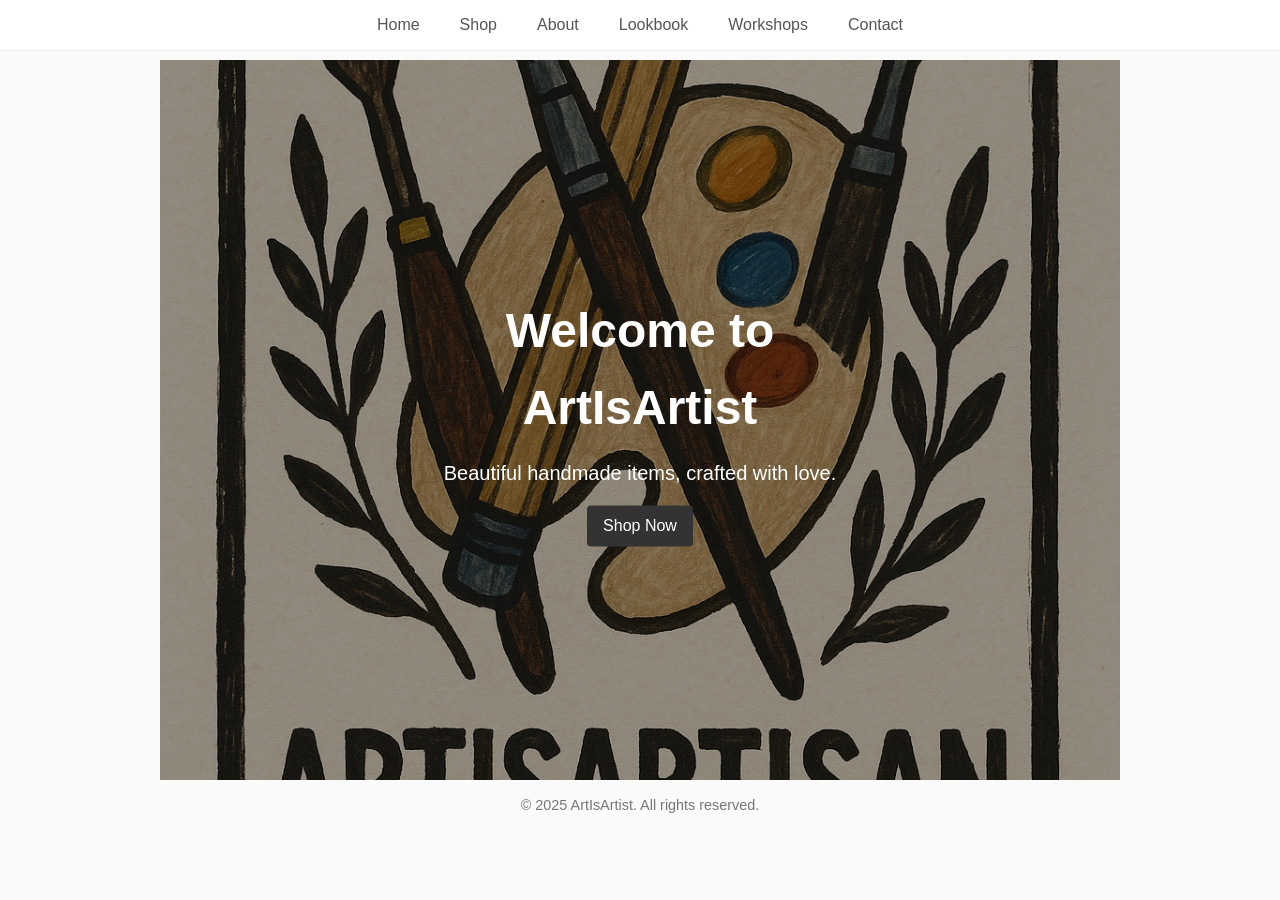
<file: index.html>
<!DOCTYPE html>
<html lang="en">
<head>
  <meta charset="UTF-8">
  <meta name="viewport" content="width=device-width,initial-scale=1">
  <title>Home – Craft Boutique</title>
  <link rel="stylesheet" href="style.css">
</head>
<body>
  <nav>
    <ul>
      <li><a href="index.html">Home</a></li>
      <li><a href="shop.html">Shop</a></li>
      <li><a href="about.html">About</a></li>
      <li><a href="lookbook.html">Lookbook</a></li>
      <li><a href="workshops.html">Workshops</a></li>
      <li><a href="contact.html">Contact</a></li>
    </ul>
  </nav>

  <header class="hero">
    <!-- remove the <img> tag entirely -->
    <div class="hero-text">
      <h1>Welcome to ArtIsArtist</h1>
      <p>Beautiful handmade items, crafted with love.</p>
      <a href="shop.html" class="btn">Shop Now</a>
    </div>
  </header>

  <footer>
    &copy; 2025 ArtIsArtist. All rights reserved.
  </footer>
</body>
</html>
</file>
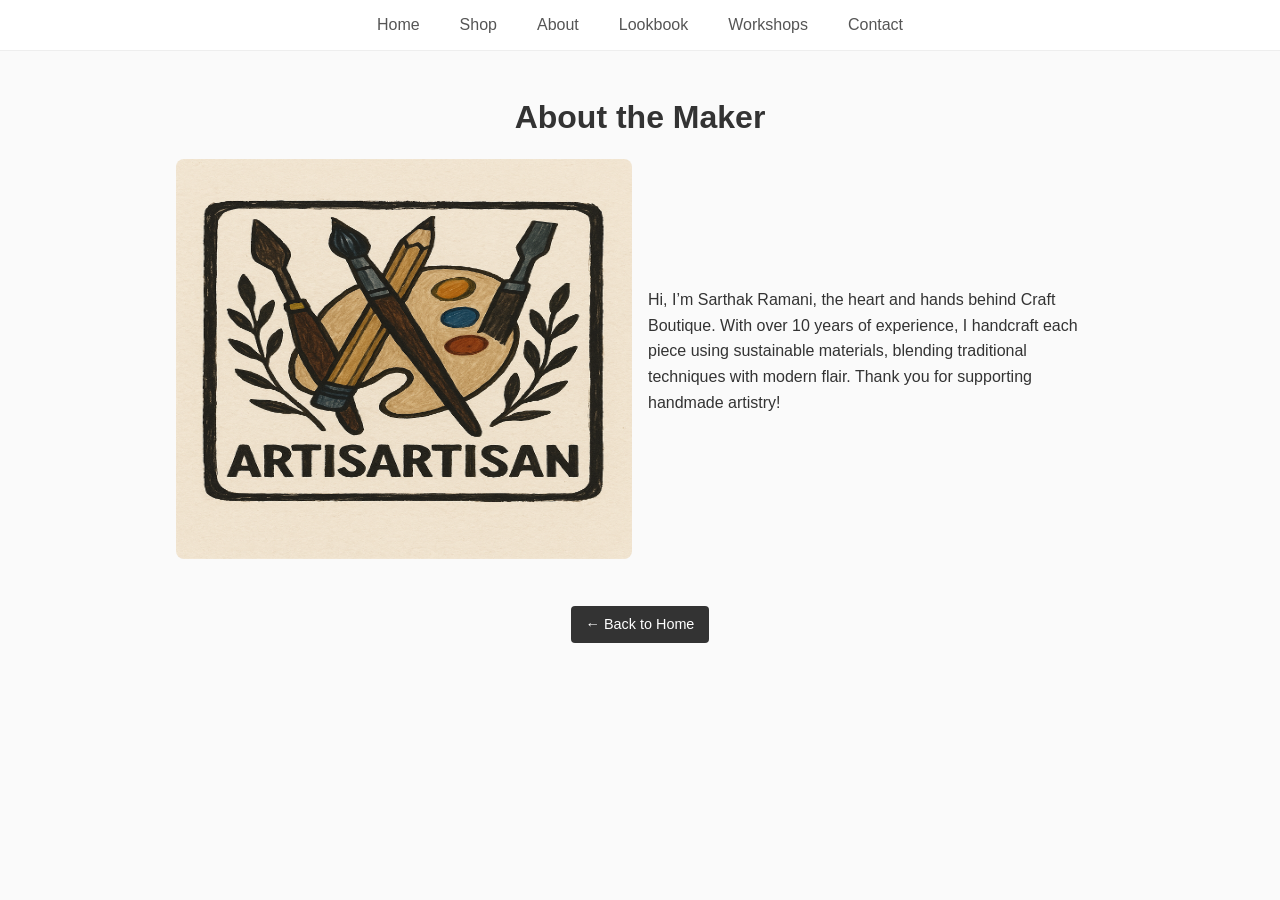
<file: about.html>
<!DOCTYPE html>
<html lang="en">
<head>
  <meta charset="UTF-8">
  <meta name="viewport" content="width=device-width,initial-scale=1">
  <title>About – ArtIsArtist</title>
  <link rel="stylesheet" href="style.css">
</head>
<body>
  <nav>
    <ul>
      <li><a href="index.html">Home</a></li>
      <li><a href="shop.html">Shop</a></li>
      <li><a href="about.html">About</a></li>
      <li><a href="lookbook.html">Lookbook</a></li>
      <li><a href="workshops.html">Workshops</a></li>
      <li><a href="contact.html">Contact</a></li>
    </ul>
  </nav>

  <main>
    <h1>About the Maker</h1>
    <div class="about-content">
      <img src="image.png" alt="Portrait of the artisan" class="potray">
      <div>
        <p>Hi, I’m Sarthak Ramani, the heart and hands behind Craft Boutique. With over 10 years of experience, I handcraft each piece using sustainable materials, blending traditional techniques with modern flair. Thank you for supporting handmade artistry!</p>
      </div>
    </div>
  </main>

  <footer>
    <a href="index.html" class="btn">← Back to Home</a>
  </footer>
</body>
</html>
</file>
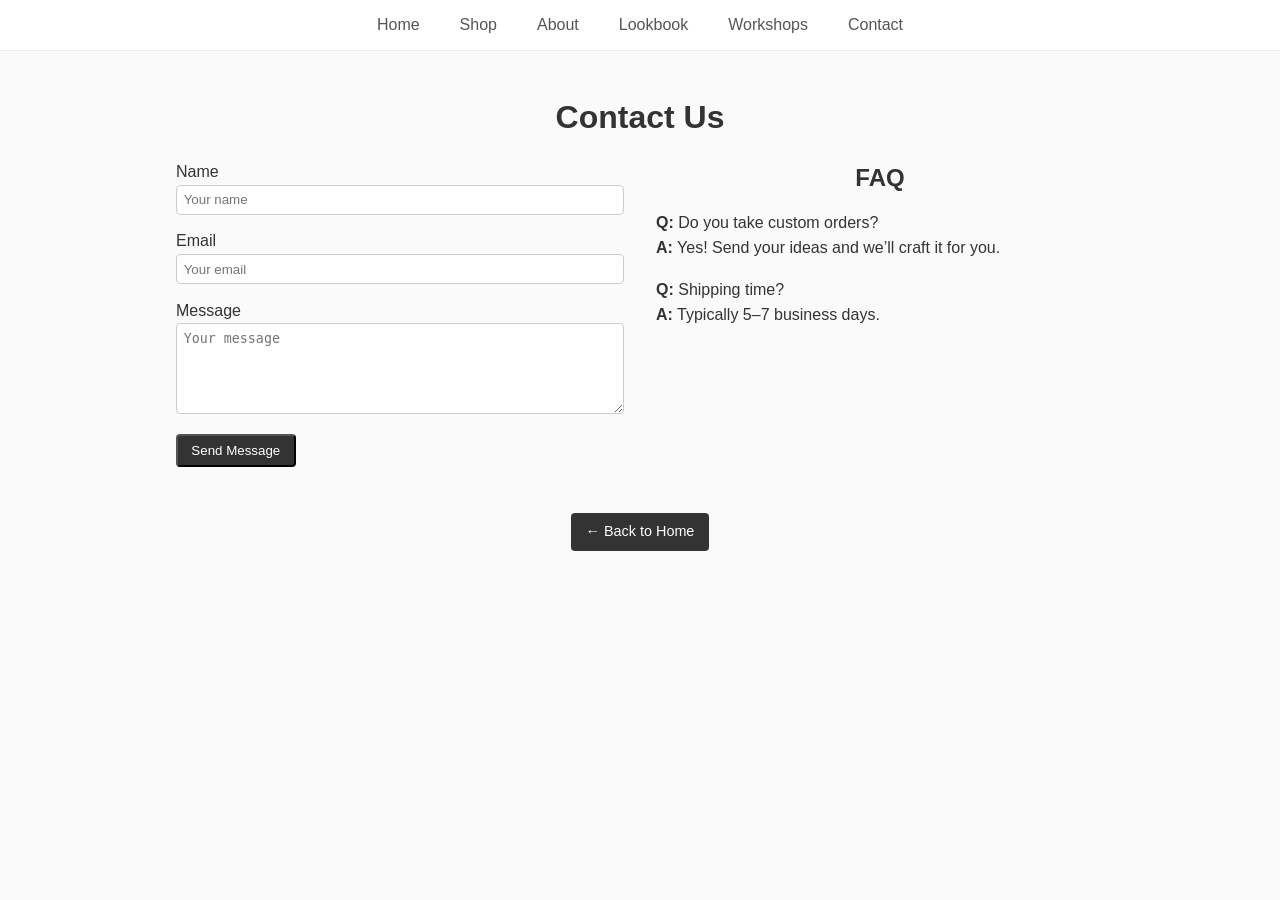
<file: contact.html>
<!DOCTYPE html>
<html lang="en">
<head>
  <meta charset="UTF-8">
  <meta name="viewport" content="width=device-width,initial-scale=1">
  <title>Contact – Craft Boutique</title>
  <link rel="stylesheet" href="style.css">
</head>
<body>
  <nav>
    <ul>
      <li><a href="index.html">Home</a></li>
      <li><a href="shop.html">Shop</a></li>
      <li><a href="about.html">About</a></li>
      <li><a href="lookbook.html">Lookbook</a></li>
      <li><a href="workshops.html">Workshops</a></li>
      <li><a href="contact.html">Contact</a></li>
    </ul>
  </nav>

  <main>
    <h1>Contact Us</h1>
    <div class="contact-container">
      <!-- Contact Form -->
      <div class="contact-form">
        <form action="index.html">
          <label for="name">Name</label><br>
          <input type="text" id="name" name="name" placeholder="Your name"><br>
          <label for="email">Email</label><br>
          <input type="email" id="email" name="email" placeholder="Your email"><br>
          <label for="message">Message</label><br>
          <textarea id="message" name="message" rows="5" placeholder="Your message"></textarea><br>
          <button type="submit" class="btn">Send Message</button>
        </form>
      </div>

      <!-- FAQ -->
      <div class="faq">
        <h2>FAQ</h2>
        <p><strong>Q:</strong> Do you take custom orders?<br>
           <strong>A:</strong> Yes! Send your ideas and we’ll craft it for you.</p>
        <p><strong>Q:</strong> Shipping time?<br>
           <strong>A:</strong> Typically 5–7 business days.</p>
      </div>
    </div>
  </main>

  <footer>
    <a href="index.html" class="btn">← Back to Home</a>
  </footer>
</body>
</html>
</file>
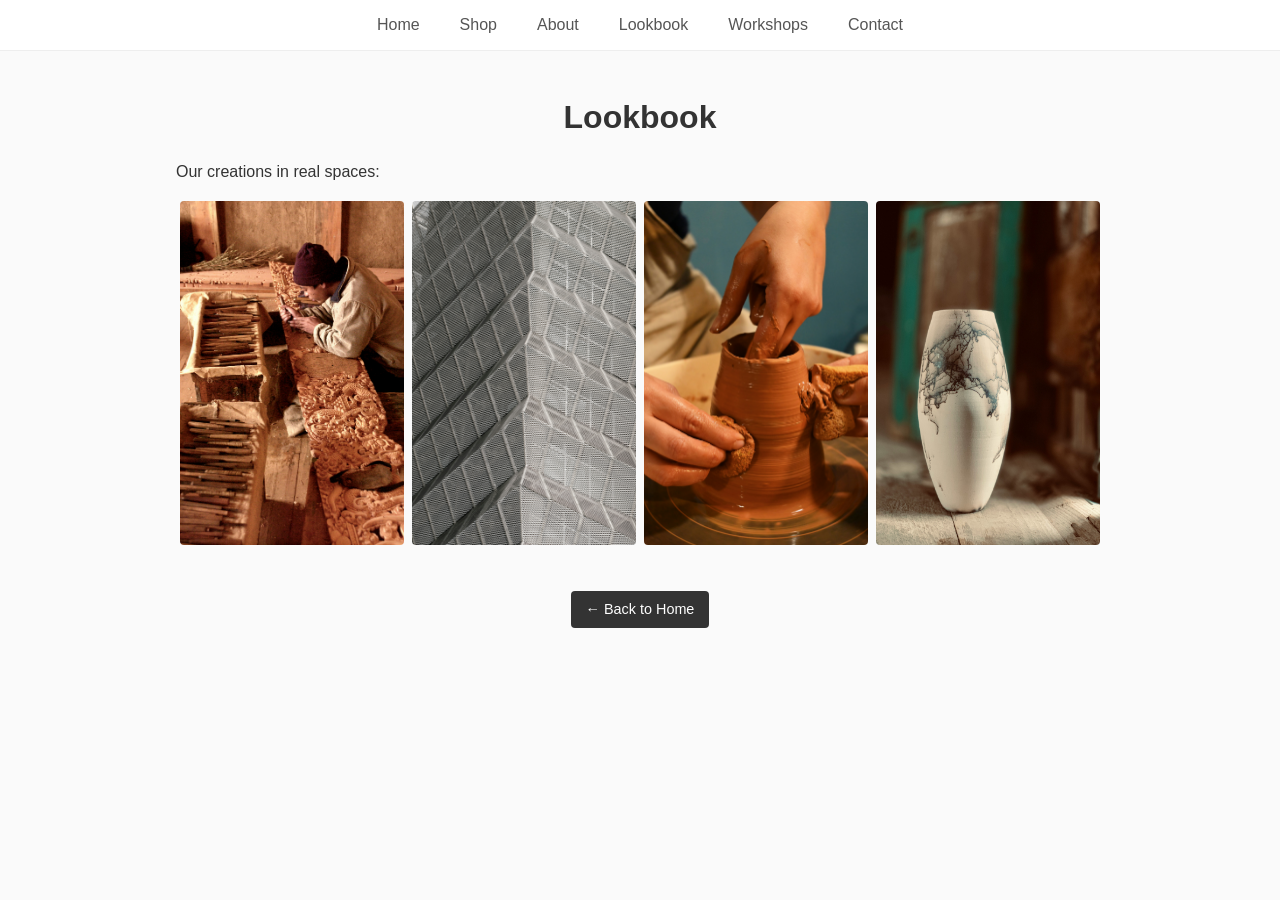
<file: lookbook.html>
<!DOCTYPE html>
<html lang="en">
<head>
  <meta charset="UTF-8">
  <meta name="viewport" content="width=device-width,initial-scale=1">
  <title>Lookbook – Craft Boutique</title>
  <link rel="stylesheet" href="style.css">
</head>
<body>
  <nav>
    <ul>
      <li><a href="index.html">Home</a></li>
      <li><a href="shop.html">Shop</a></li>
      <li><a href="about.html">About</a></li>
      <li><a href="lookbook.html">Lookbook</a></li>
      <li><a href="workshops.html">Workshops</a></li>
      <li><a href="contact.html">Contact</a></li>
    </ul>
  </nav>

  <main>
    <h1>Lookbook</h1>
    <p>Our creations in real spaces:</p>
    <div class="gallery">
      <img src="images/woodcraft.jpg" alt="Handmade wood craft">
      <img src="images/textile.jpg" alt="Handmade textile art">
      <img src="images/potery.jpg" alt="Handmade pottery">
      <img src="images/glassware.jpg" alt="Handmade glassware">
    </div>
  </main>

  <footer>
    <a href="index.html" class="btn">← Back to Home</a>
  </footer>
</body>
</html>
</file>
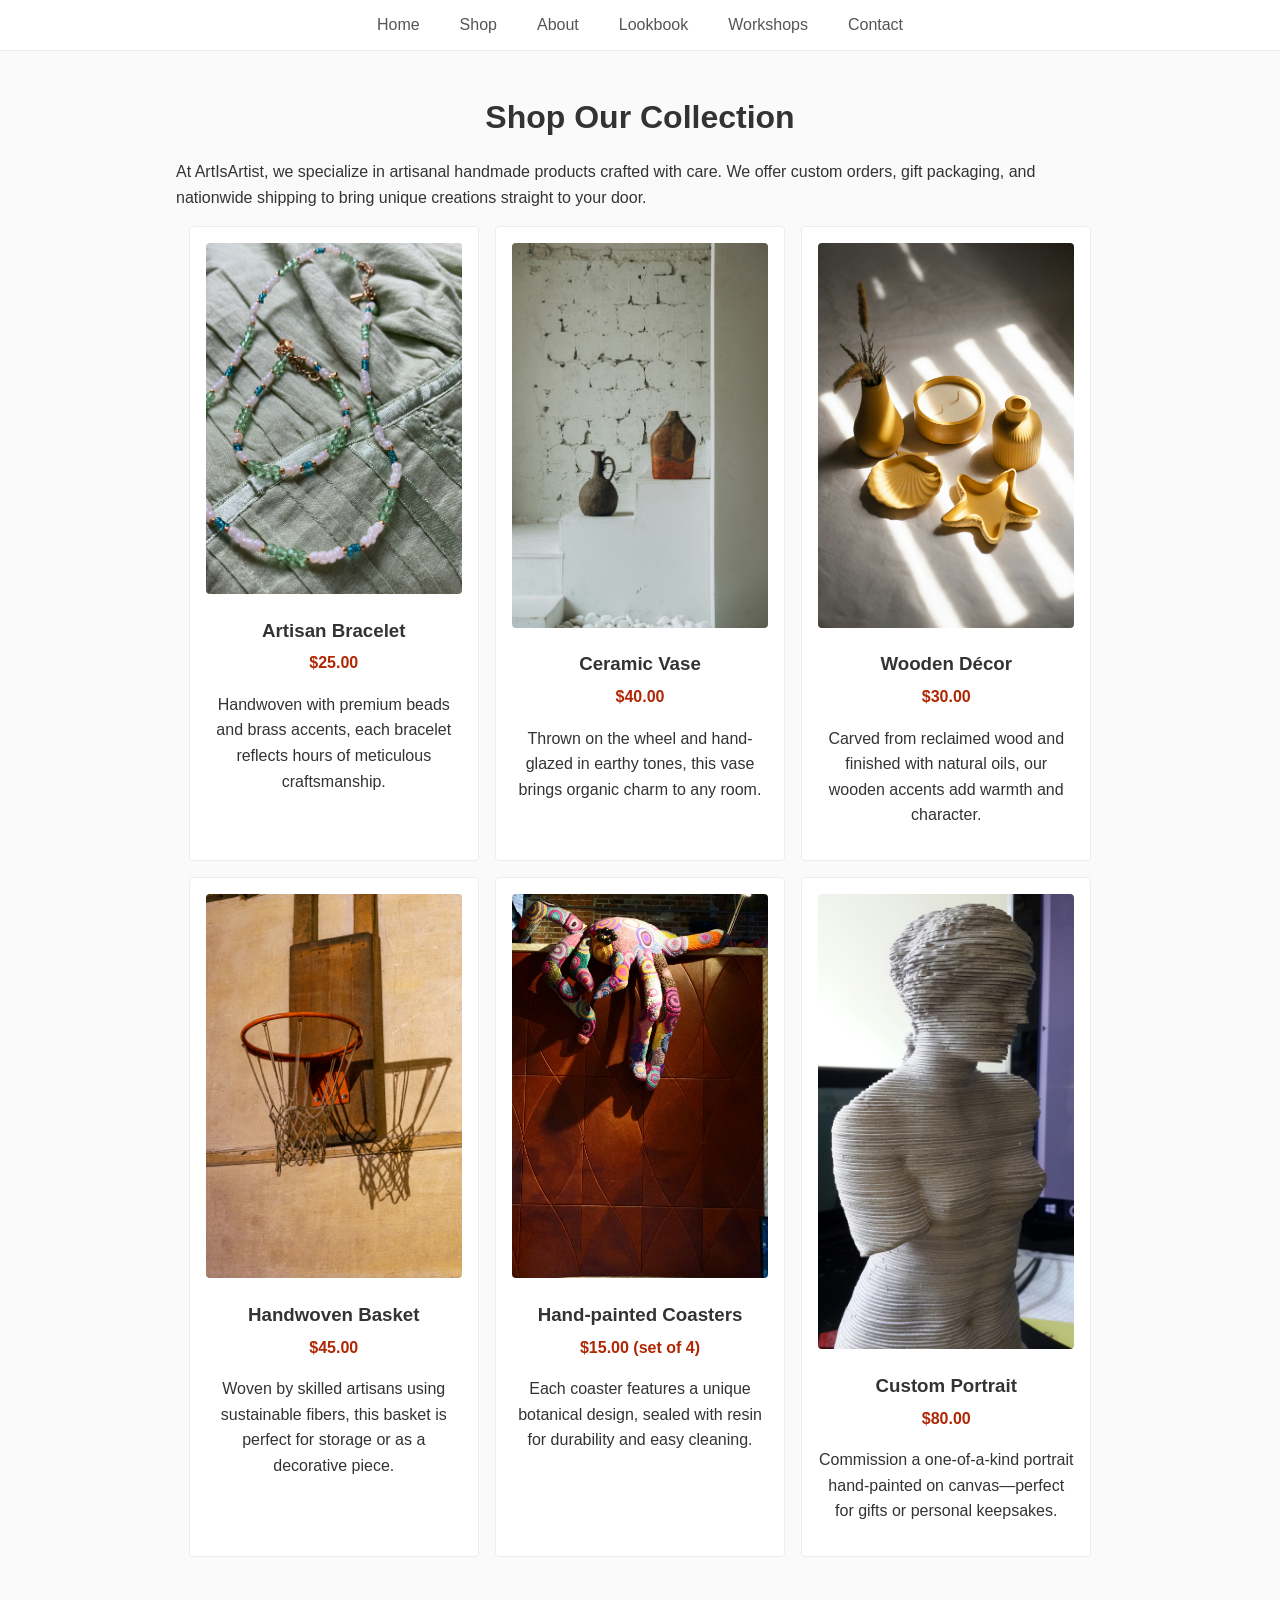
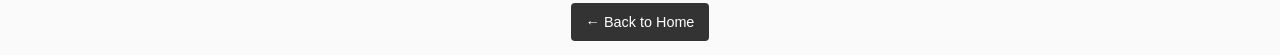
<file: shop.html>
<!DOCTYPE html>
<html lang="en">
<head>
  <meta charset="UTF-8">
  <meta name="viewport" content="width=device-width,initial-scale=1">
  <title>Shop – Craft Boutique</title>
  <link rel="stylesheet" href="style.css">
</head>
<body>
  <nav>
    <ul>
      <li><a href="index.html">Home</a></li>
      <li><a href="shop.html">Shop</a></li>
      <li><a href="about.html">About</a></li>
      <li><a href="lookbook.html">Lookbook</a></li>
      <li><a href="workshops.html">Workshops</a></li>
      <li><a href="contact.html">Contact</a></li>
    </ul>
  </nav>

  <main>
    <h1>Shop Our Collection</h1>
    <p class="intro">At ArtIsArtist, we specialize in artisanal handmade products crafted with care. We offer custom orders, gift packaging, and nationwide shipping to bring unique creations straight to your door.</p>
    <div class="shop-items">
      <div class="shop-item">
        <img src="images/jewel (2).jpg" alt="Handmade jewelry">
        <h3>Artisan Bracelet</h3>
        <p class="price">$25.00</p>
        <p class="description">Handwoven with premium beads and brass accents, each bracelet reflects hours of meticulous craftsmanship.</p>
      </div>
      <div class="shop-item">
        <img src="images/vase.jpg" alt="Handcrafted ceramic vase">
        <h3>Ceramic Vase</h3>
        <p class="price">$40.00</p>
        <p class="description">Thrown on the wheel and hand-glazed in earthy tones, this vase brings organic charm to any room.</p>
      </div>
      <div class="shop-item">
        <img src="images/decor.jpg" alt="Handmade wooden decor">
        <h3>Wooden Décor</h3>
        <p class="price">$30.00</p>
        <p class="description">Carved from reclaimed wood and finished with natural oils, our wooden accents add warmth and character.</p>
      </div>
      <div class="shop-item">
        <img src="images/basket.jpg" alt="Handwoven basket">
        <h3>Handwoven Basket</h3>
        <p class="price">$45.00</p>
        <p class="description">Woven by skilled artisans using sustainable fibers, this basket is perfect for storage or as a decorative piece.</p>
      </div>
      <div class="shop-item">
        <img src="images/coaster.jpg" alt="Hand-painted coasters">
        <h3>Hand-painted Coasters</h3>
        <p class="price">$15.00 (set of 4)</p>
        <p class="description">Each coaster features a unique botanical design, sealed with resin for durability and easy cleaning.</p>
      </div>
      <div class="shop-item">
        <img src="images/potrait.jpg" alt="Custom portrait artwork">
        <h3>Custom Portrait</h3>
        <p class="price">$80.00</p>
        <p class="description">Commission a one-of-a-kind portrait hand-painted on canvas—perfect for gifts or personal keepsakes.</p>
      </div>
    </div>
  </main>

  <footer>
    <a href="index.html" class="btn">← Back to Home</a>
  </footer>
</body>
</html>
</file>
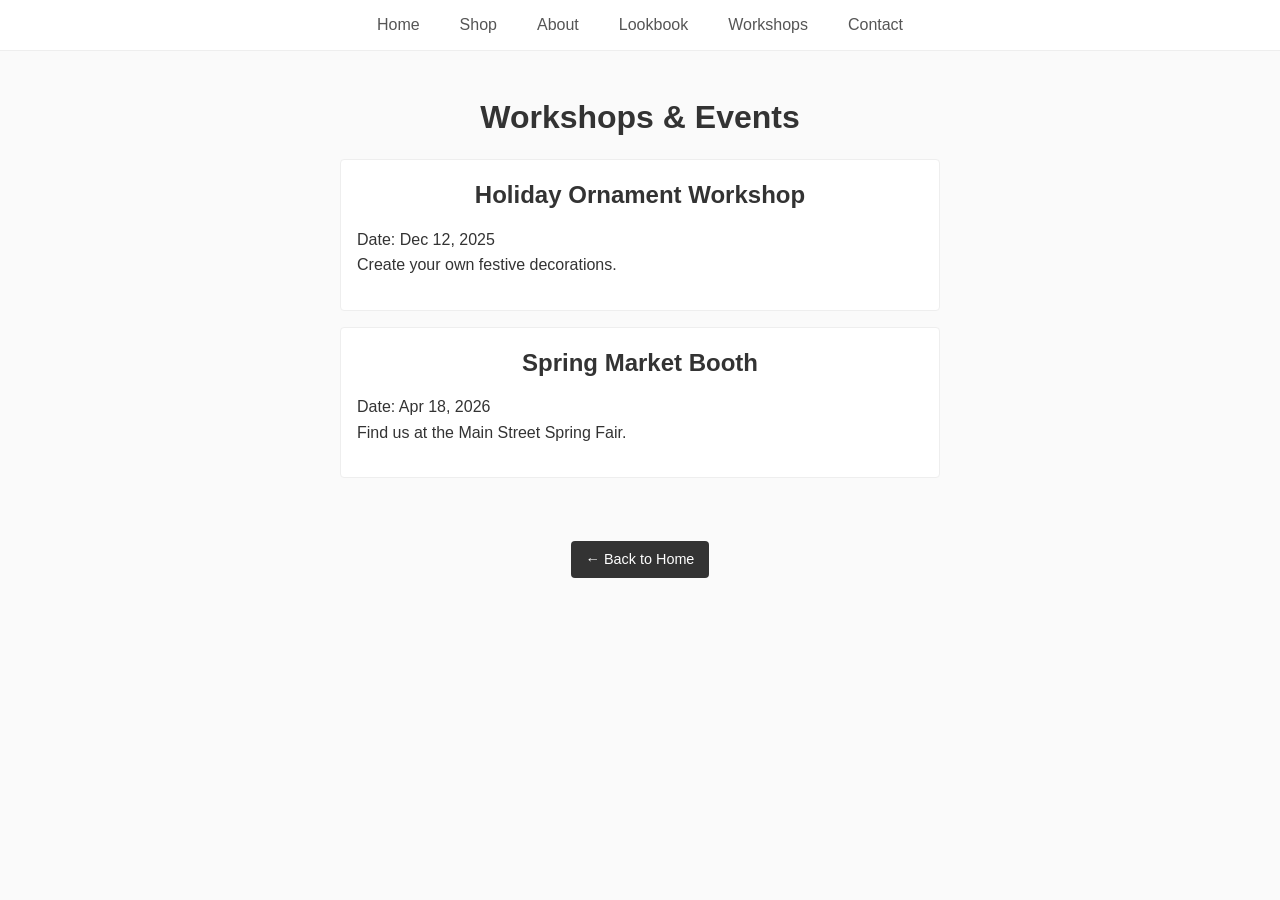
<file: workshops.html>
<!DOCTYPE html>
<html lang="en">
<head>
  <meta charset="UTF-8">
  <meta name="viewport" content="width=device-width,initial-scale=1">
  <title>Workshops – Craft Boutique</title>
  <link rel="stylesheet" href="style.css">
</head>
<body>
  <nav>
    <ul>
      <li><a href="index.html">Home</a></li>
      <li><a href="shop.html">Shop</a></li>
      <li><a href="about.html">About</a></li>
      <li><a href="lookbook.html">Lookbook</a></li>
      <li><a href="workshops.html">Workshops</a></li>
      <li><a href="contact.html">Contact</a></li>
    </ul>
  </nav>

  <main>
    <h1>Workshops & Events</h1>
    <ul class="events-list">
      <li>
        <h2>Holiday Ornament Workshop</h2>
        <p>Date: Dec 12, 2025<br>Create your own festive decorations.</p>
      </li>
      <li>
        <h2>Spring Market Booth</h2>
        <p>Date: Apr 18, 2026<br>Find us at the Main Street Spring Fair.</p>
      </li>
      <!-- add more events here -->
    </ul>
  </main>

  <footer>
    <a href="index.html" class="btn">← Back to Home</a>
  </footer>
</body>
</html>
</file>
<file: style.css>
#contact {
    background: url('https://source.unsplash.com/1200x600/?workspace,tools') 
                center/cover no-repeat;
  }
  
/* ========== Global & Reset ========== */
* { box-sizing: border-box; margin: 0; padding: 0; }
html { scroll-behavior: smooth; }
body {
  font-family: Arial, sans-serif;
  line-height: 1.6;
  padding-top: 60px; /* nav height */
  background: #fafafa;
  color: #333;
}

/* ========== Navigation ========== */
nav {
  position: fixed; top: 0; left: 0; right: 0;
  background: #fff;
  border-bottom: 1px solid #eee;
  display: flex; justify-content: center;
  z-index: 100;
}
nav ul {
  list-style: none;
  display: flex; gap: 1em;
  padding: 0.75em;
}
nav a {
  text-decoration: none; color: #555;
  padding: 0.5em 0.75em;
  transition: background 0.2s, color 0.2s;
}
nav a:hover {
  background: #eee; color: #000;
  border-radius: 4px;
}

/* ========== Buttons ========== */
.btn {
  display: inline-block;
  background: #333;
  color: #fff;
  padding: 0.5em 1em;
  text-decoration: none;
  border-radius: 4px;
  transition: background 0.2s;
}
.btn:hover { background: #555; }

/* ========== Section Base ========== */
main, header {
  max-width: 960px;
  margin: auto;
  padding: 2em 1em;
}
h1, h2 { margin-bottom: 0.5em; text-align: center; }
p { margin-bottom: 1em; }

/* ========== Home Hero ========== */
header.hero {
  position: relative;
  text-align: center;
  color: #fff;
}
header.hero img {
  width: 100%; height: auto;
  filter: brightness(0.6);
}
header.hero .hero-text {
  position: absolute; top: 50%; left: 50%;
  transform: translate(-50%, -50%);
}
header.hero h1 { font-size: 2.5em; }
header.hero p { font-size: 1.2em; margin: 0.5em 0; }

/* ========== Shop Grid ========== */
.shop-items {
  display: flex; flex-wrap: wrap; gap: 1em;
  justify-content: center;
}
.shop-item {
  background: #fff;
  border: 1px solid #eee;
  border-radius: 4px;
  width: calc(33% - 1em);
  text-align: center;
  padding: 1em;
  transition: transform 0.2s, box-shadow 0.2s;
}
.shop-item img {
  width: 100%; height: auto;
  border-radius: 4px;
}
.shop-item:hover {
  transform: translateY(-5px);
  box-shadow: 0 5px 15px rgba(0,0,0,0.1);
}
.shop-item h3 { margin: 0.75em 0 0.25em; }
.shop-item .price { color: #b12704; font-weight: bold; }

/* ========== About ========== */
.about-content {
  display: flex; flex-wrap: wrap; gap: 1em;
  align-items: center;
}
.about-content img {
  flex: 1 1 300px;
  width: 100%; border-radius: 8px;
}
.about-content div {
  flex: 1 1 300px;
}

/* ========== Lookbook Gallery ========== */
.gallery {
  display: flex; flex-wrap: wrap; gap: 0.5em;
  justify-content: center;
}
.gallery img {
  width: calc(25% - 0.5em);
  border-radius: 4px;
}

/* ========== Workshops List ========== */
.events-list {
  list-style: none;
  max-width: 600px;
  margin: auto;
}
.events-list li {
  background: #fff;
  border: 1px solid #eee;
  border-radius: 4px;
  padding: 1em;
  margin-bottom: 1em;
}

/* ========== Contact Form & FAQ ========== */
.contact-container {
  display: flex; flex-wrap: wrap; gap: 2em;
}
.contact-form, .faq {
  flex: 1 1 300px;
}
.contact-form input,
.contact-form textarea {
  width: 100%;
  padding: 0.5em;
  margin-bottom: 1em;
  border: 1px solid #ccc;
  border-radius: 4px;
}
.faq p { margin-bottom: 1em; }

/* ========== Footer ========== */
footer {
  text-align: center;
  padding: 1em 0;
  font-size: 0.9em;
  color: #777;
}

/* ========== Responsive ========== */
@media (max-width: 768px) {
  .shop-item { width: calc(45% - 1em); }
  .gallery img { width: calc(50% - 0.5em); }
}
@media (max-width: 600px) {
  .shop-item, .gallery img { width: 100%; }
  .about-content { flex-direction: column; }
  .contact-container { flex-direction: column; }
  nav ul { flex-direction: column; gap: 0.5em; }
}

/* make sure nav sits above the hero */
nav {
    position: fixed;
    top: 0; left: 0; right: 0;
    z-index: 10;
    /* …your existing nav styles… */
  }
  
  /* Hero background + overlay */
  header.hero {
    position: relative;
    width: 100%;
    height: 80vh;              /* adjust height as you like */
    min-height: 400px;         /* won’t shrink below 400px */
    background:
      linear-gradient(rgba(0,0,0,0.4), rgba(0,0,0,0.4)),
      url('image.png') center/cover no-repeat;
    display: flex;
    align-items: center;
    justify-content: center;
  }
  
  /* Centered white text/button */
  header.hero .hero-text {
    text-align: center;
    color: #fff;
    padding: 0 1rem;
    max-width: 600px;
  }
  
  header.hero .hero-text h1 {
    font-size: 3rem;
    margin-bottom: 0.5rem;
  }
  
  header.hero .hero-text p {
    font-size: 1.25rem;
    margin-bottom: 1rem;
  }
  
  /* ensure page content starts below the fixed nav */
  body {
    padding-top: 60px;  /* or whatever your nav height is */
  }
  
.potray{
    height: 400px;
    width: 200px;
}
</file>
